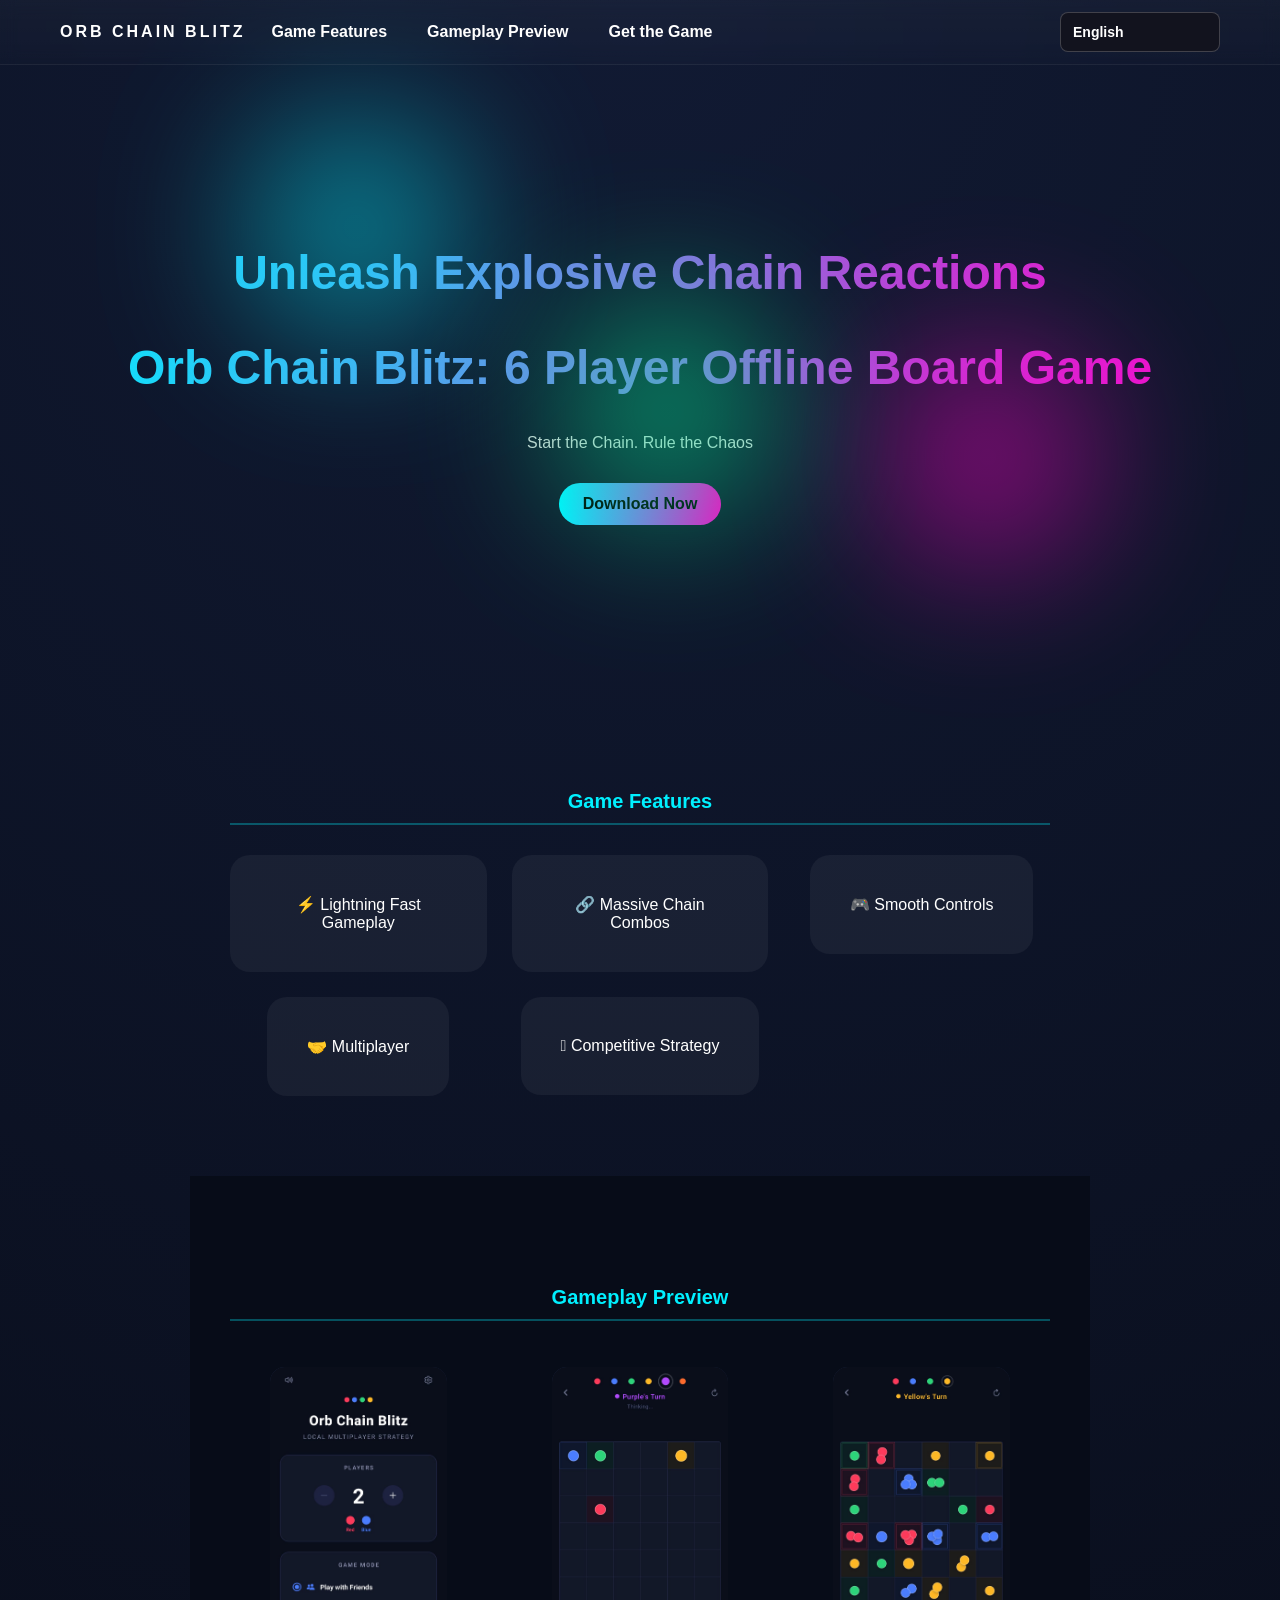
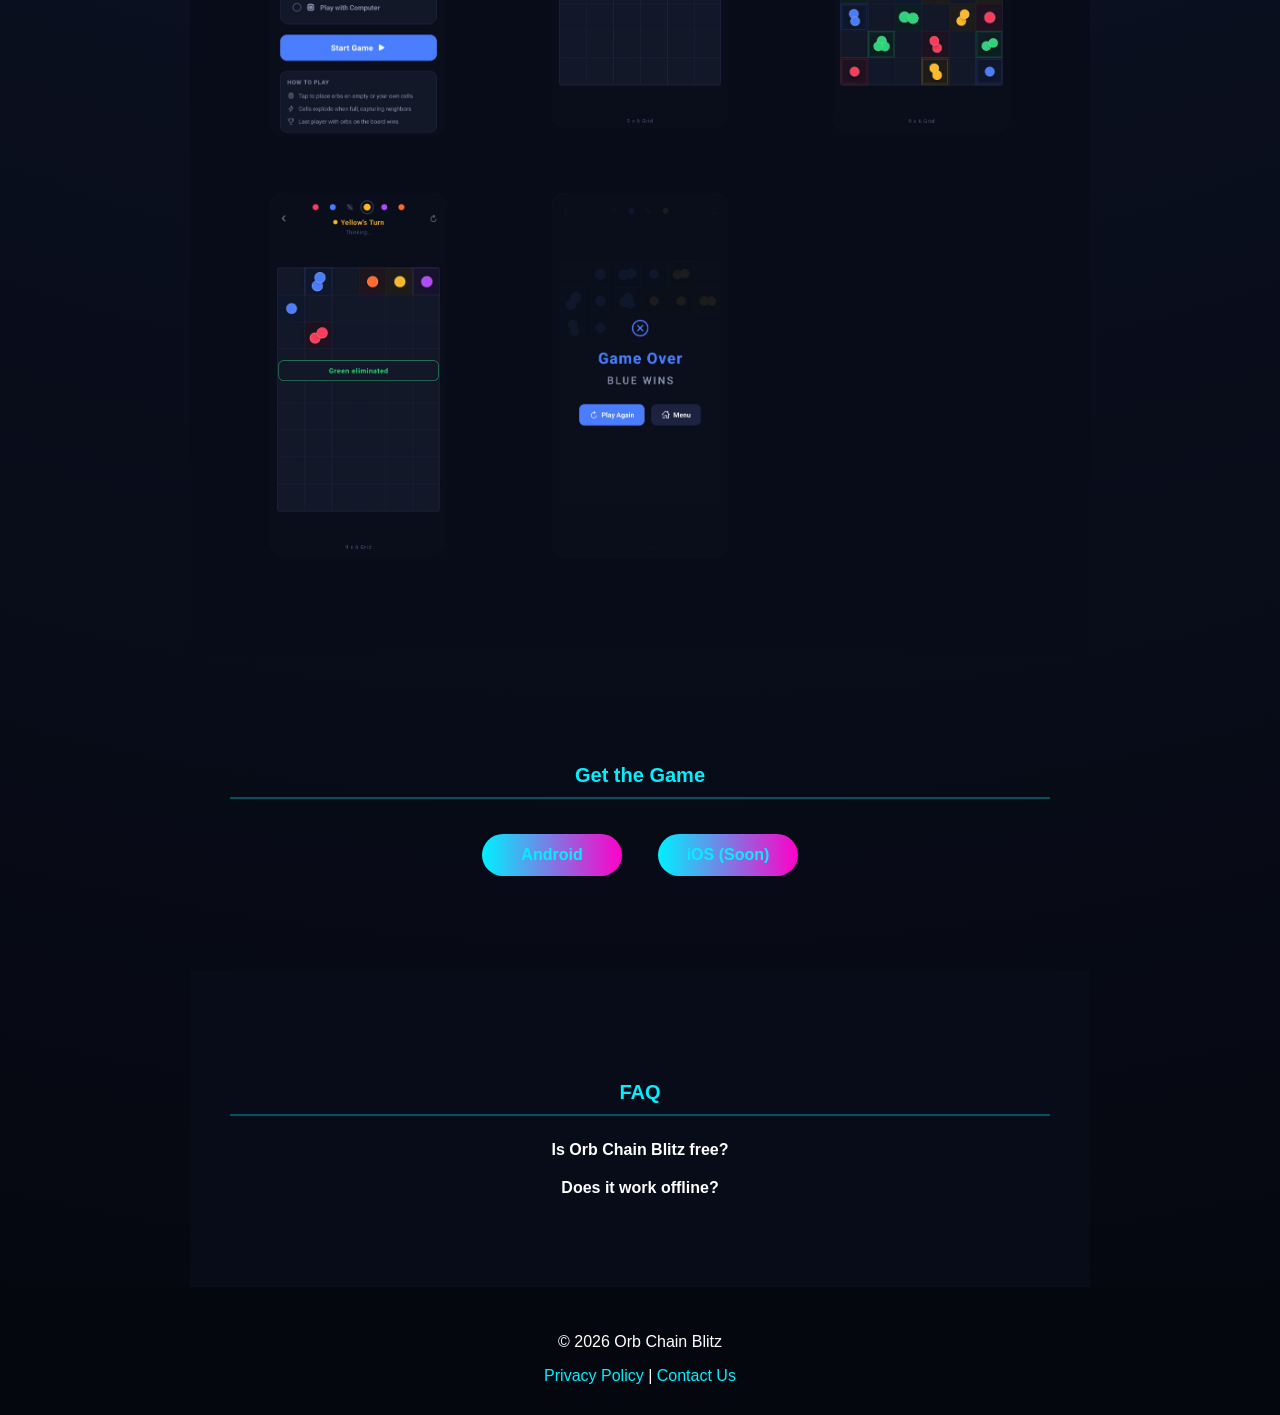
<file: index.html>
<!DOCTYPE html>
<html lang="en">
<head>
  <meta charset="UTF-8">
  <meta name="viewport" content="width=device-width, initial-scale=1.0">
  <title>Orb Chain Blitz</title>
  <link rel="stylesheet" href="style.css">
</head>
<body>

  <header class="site-header glass">
    <div class="container header-inner">
      <div class="logo" data-i18n="header.logo">ORB CHAIN BLITZ</div>

      <nav class="nav-menu" aria-label="Primary">
        <a href="#features" data-i18n="features.title">Features</a>
        <a href="#screenshots" data-i18n="screenshots.title">Screenshots</a>
        <a href="#download" data-i18n="download.title">Download</a>
      </nav>

      <div class="language-switcher">
        <label for="languageSelect" class="visually-hidden" data-i18n="header.langLabel">Language</label>
        <select id="languageSelect" aria-label="Language selector"></select>
      </div>

      <button id="navToggle" class="nav-toggle" aria-label="Toggle navigation" aria-expanded="false">☰</button>
    </div>
  </header>

<section class="hero">
  <div class="hero-content">
    <h1 data-i18n="hero.h1">Unleash Explosive Chain Reactions</h1>
    <h2 data-i18n="hero.h2">Orb Chain Blitz: 6 Player Offline Board Game</h2>
    <p data-i18n="hero.p">Start the Chain. Rule the Chaos</p>
    <div class="hero-buttons">
      <a href="#download" class="btn primary" data-i18n="btn.download">Download Now</a>
    </div>
  </div>

  <div class="glow-orb orb1"></div>
  <div class="glow-orb orb2"></div>
  <div class="glow-orb orb3"></div>
</section>

<section id="features" class="section">
  <h2 data-i18n="features.title">Game Features</h2>
  <div class="grid">
    <div class="card" data-i18n="features.f1">⚡ Lightning Fast Gameplay</div>
    <div class="card" data-i18n="features.f2">🔗 Massive Chain Combos</div>
    <div class="card" data-i18n="features.f3">🎮 Smooth Controls</div>
    <div class="card" data-i18n="features.f4">🤝 Multiplayer</div>
    <div class="card" data-i18n="features.f5">𖡎 Competitive Strategy</div>
  </div>
</section>

<section id="screenshots" class="section dark">
  <h2 data-i18n="screenshots.title">Gameplay Preview</h2>
  <div class="grid">
    <figure class="screenshot">
      <img src="assets/ss1.jpeg" alt="Gameplay screenshot 1" class="screenshot-img" loading="lazy">
    </figure>
    <figure class="screenshot">
      <img src="assets/ss2.jpeg" alt="Gameplay screenshot 2" class="screenshot-img" loading="lazy">
    </figure>
    <figure class="screenshot">
      <img src="assets/ss3.jpeg" alt="Gameplay screenshot 3" class="screenshot-img" loading="lazy">
    </figure>
    <figure class="screenshot">
      <img src="assets/ss4.jpeg" alt="Gameplay screenshot 4" class="screenshot-img" loading="lazy">
    </figure>
    <figure class="screenshot">
      <img src="assets/ss5.jpeg" alt="Gameplay screenshot 4" class="screenshot-img" loading="lazy">
    </figure>
  </div>
</section>

<section id="download" class="section">
  <h2 data-i18n="download.title">Get the Game</h2>
  <div class="download-buttons">
    <a href="#" class="btn primary" data-i18n="download.android">Android</a>
    <a href="#" class="btn primary" data-i18n="download.ios">iOS (Soon)</a>
  </div>
</section>

<section id="faq" class="section dark">
  <h2 data-i18n="faq.title">FAQ</h2>

  <div class="faq-item">
    <div class="faq-question" onclick="toggleFAQ(this)">
      <span data-i18n="faq.q1">Is Orb Chain Blitz free?</span>
    </div>
    <div class="faq-answer">
      <span data-i18n="faq.a1">Yes, the game is free with optional in-app purchases.</span>
    </div>
  </div>

  <div class="faq-item">
    <div class="faq-question" onclick="toggleFAQ(this)">
      <span data-i18n="faq.q2">Does it work offline?</span>
    </div>
    <div class="faq-answer">
      <span data-i18n="faq.a2">Yes, you can enjoy it without internet.</span>
    </div>
  </div>

</section>

<footer>
  <p data-i18n="footer.copy">© 2026 Orb Chain Blitz</p>
  <a href="privacy-policy.html" data-i18n="footer.privacy">Privacy Policy</a> |
  <a href="contact.html" data-i18n="footer.terms">Contact Us</a>
</footer>

<!-- Trailer modal removed -->

<script src="script.js"></script>
</body>
</html>
</file>
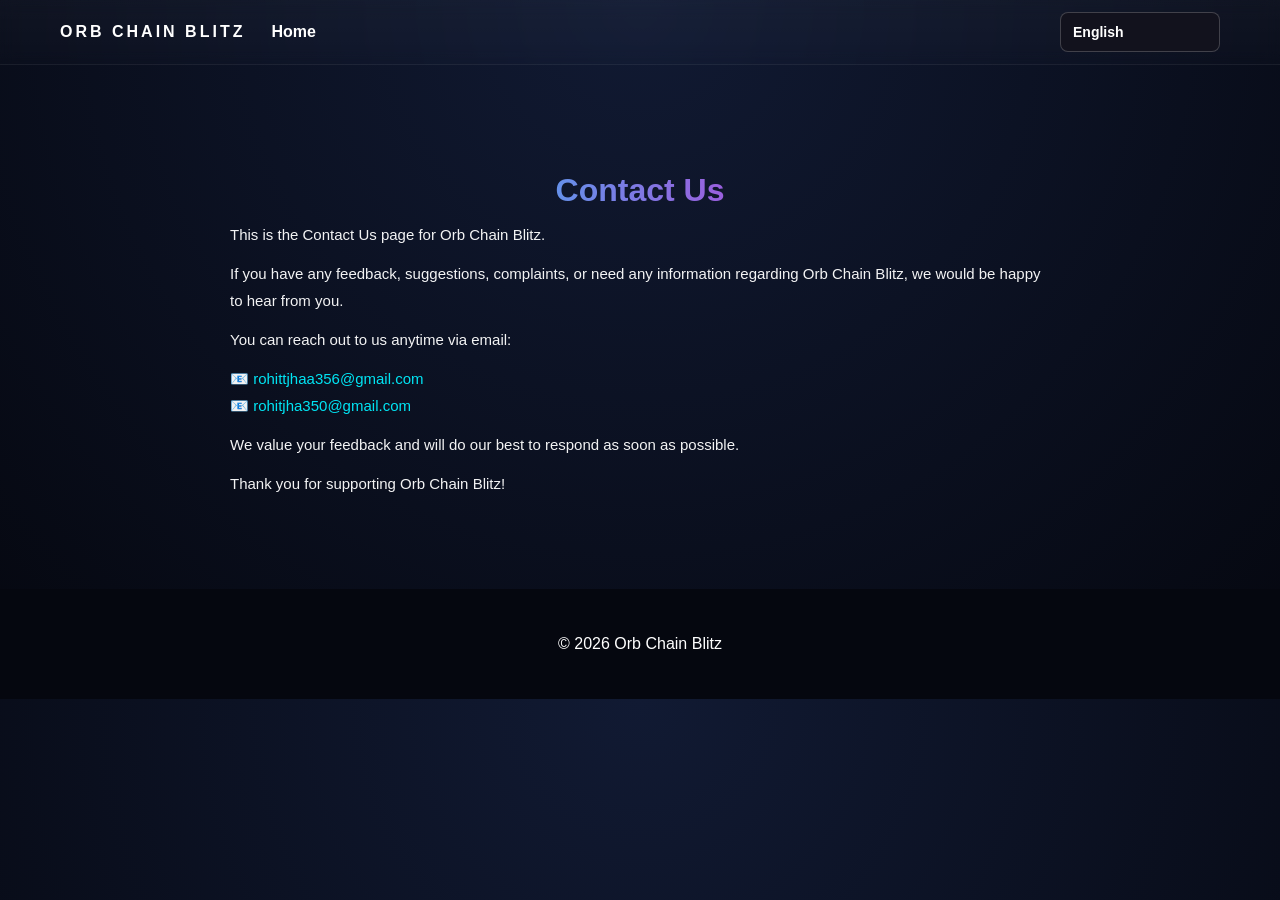
<file: contact.html>
<!DOCTYPE html>
<html lang="en">
<head>
<meta charset="utf-8">
<meta name="viewport" content="width=device-width, initial-scale=1">
<title data-i18n="contact.title">Contact Us</title>
<link rel="stylesheet" href="style.css">
</head>
<body>
	<header class="site-header glass">
		<div class="container header-inner">
			<div class="logo" data-i18n="header.logo">ORB CHAIN BLITZ</div>
			<nav class="nav-menu" aria-label="Primary">
				<a href="index.html" data-i18n="nav.home">Home</a>
			</nav>
			<div class="language-switcher">
				<label for="languageSelect" class="visually-hidden" data-i18n="header.langLabel">Language</label>
				<select id="languageSelect" aria-label="Language selector"></select>
			</div>
			<button id="navToggle" class="nav-toggle" aria-label="Toggle navigation" aria-expanded="false">☰</button>
		</div>
	</header>
<section class="section">
	<h1 data-i18n="contact.title">Contact Us</h1>
	<p data-i18n="contact.p">This is the Contact Us page for Orb Chain Blitz.</p>
	<div class="contact-body" data-i18n="contact.body"></div>
</section>
<footer>
	<p data-i18n="footer.copy">© 2026 Orb Chain Blitz</p>
</footer>
<script src="script.js"></script>
</body>
</html>
</file>
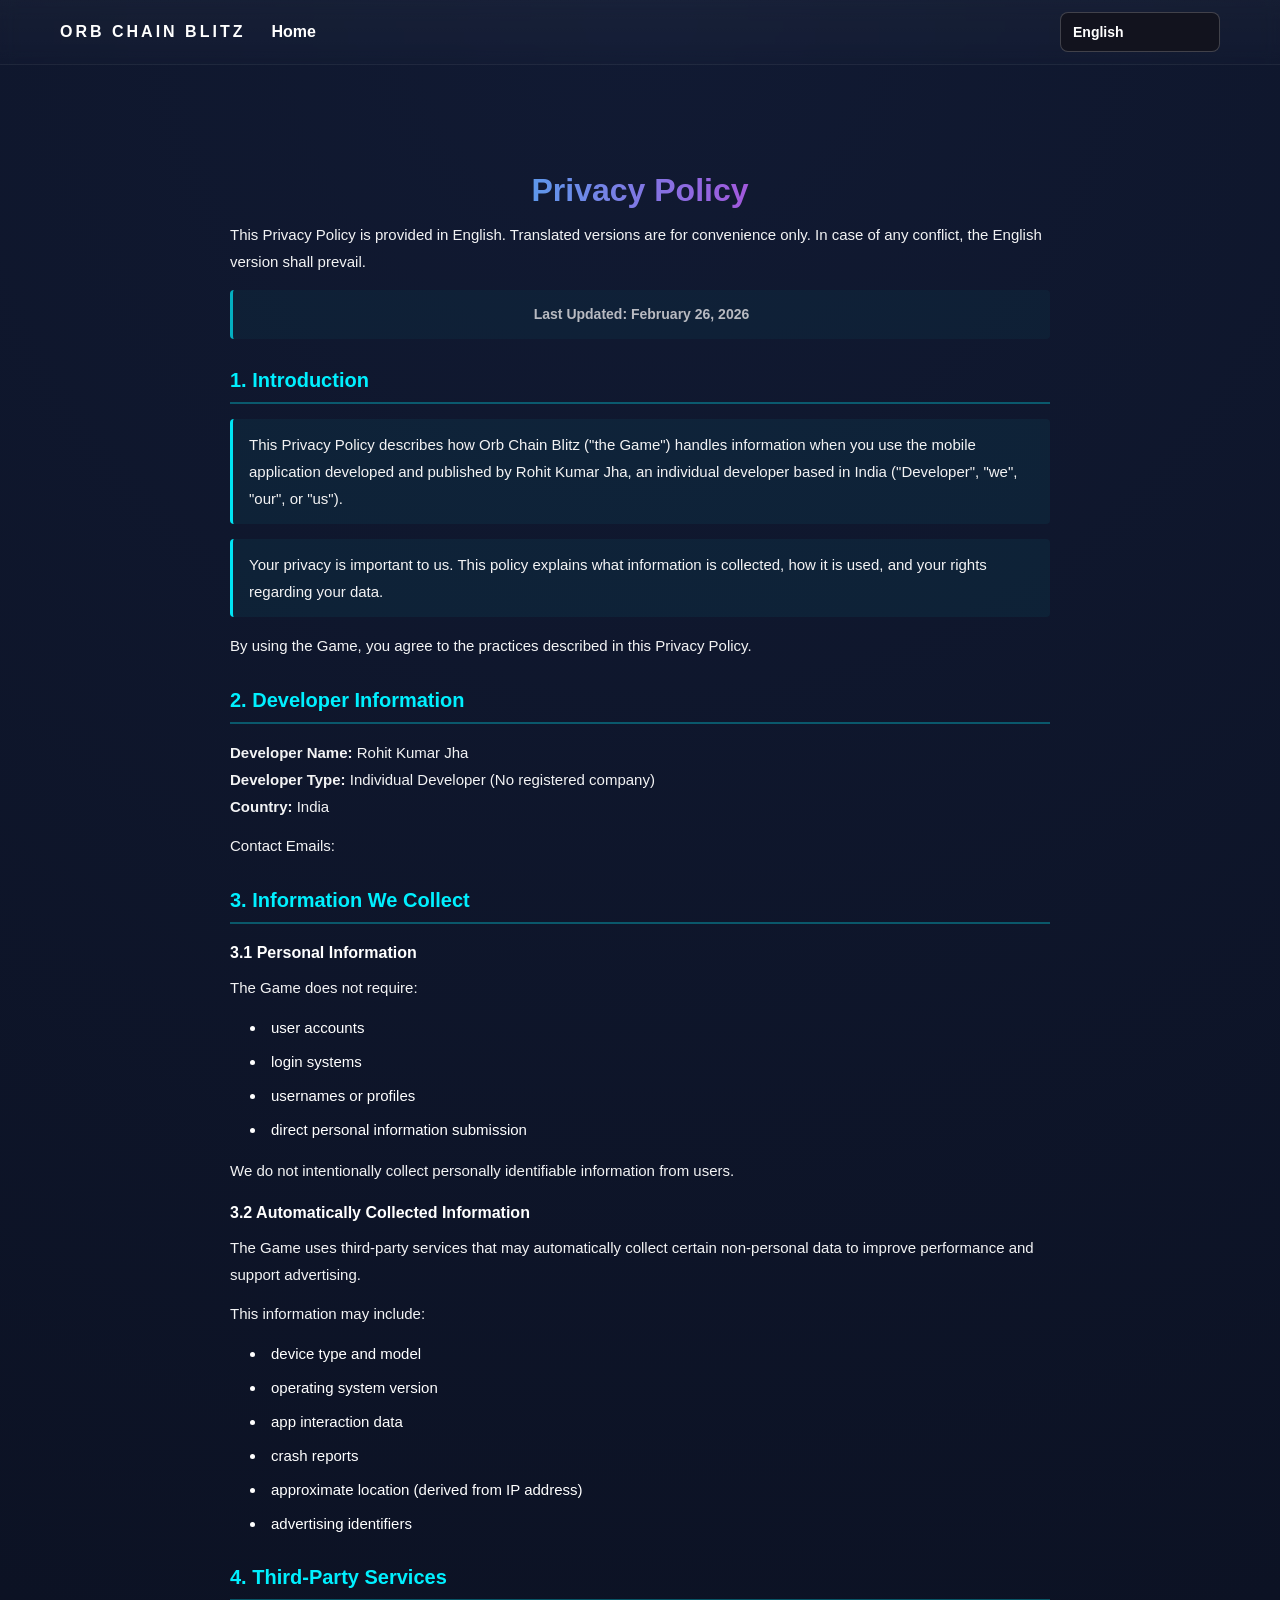
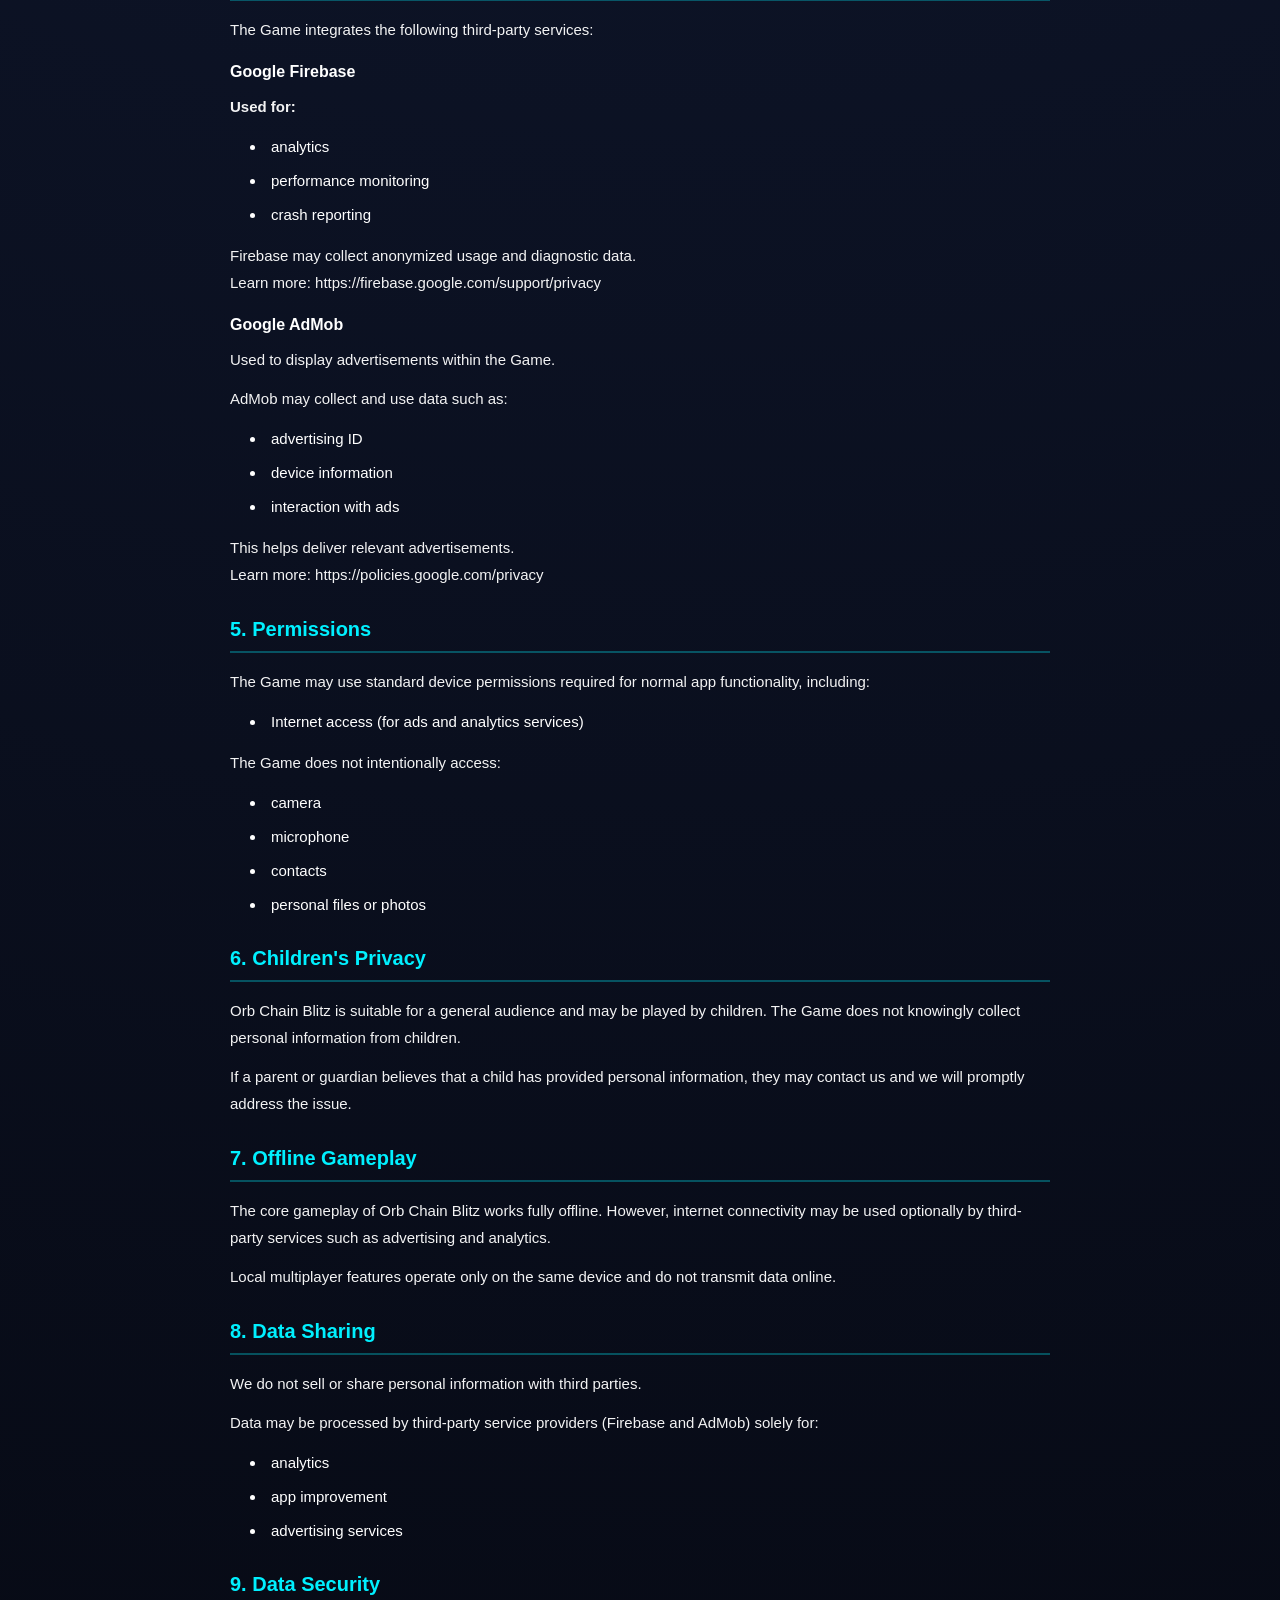
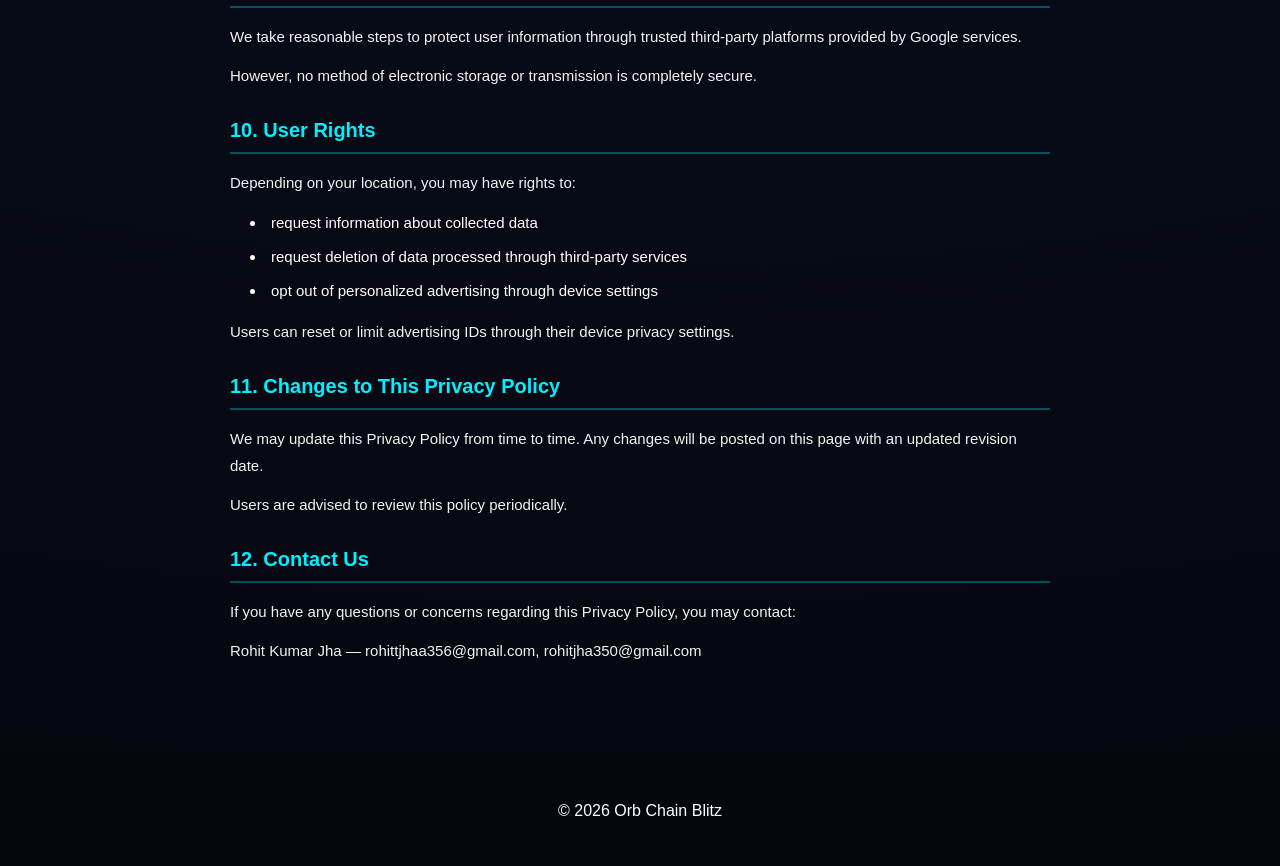
<file: privacy-policy.html>
<!DOCTYPE html>
<html lang="en">
<head>
<meta charset="UTF-8">
<meta name="viewport" content="width=device-width, initial-scale=1.0">
<title data-i18n="privacy.title">Privacy Policy</title>
<link rel="stylesheet" href="style.css">
</head>
<body>
	<header class="site-header glass">
		<div class="container header-inner">
			<div class="logo" data-i18n="header.logo">ORB CHAIN BLITZ</div>
			<nav class="nav-menu" aria-label="Primary">
				<a href="index.html" data-i18n="nav.home">Home</a>
			</nav>
			<div class="language-switcher">
				<label for="languageSelect" class="visually-hidden" data-i18n="header.langLabel">Language</label>
				<select id="languageSelect" aria-label="Language selector"></select>
			</div>
			<button id="navToggle" class="nav-toggle" aria-label="Toggle navigation" aria-expanded="false">☰</button>
		</div>
	</header>
<section class="section">
<h1 data-i18n="privacy.title">Privacy Policy</h1>
<p class="policy-disclaimer">This Privacy Policy is provided in English. Translated versions are for convenience only. In case of any conflict, the English version shall prevail.</p>
<p style="text-align: center; font-size: 14px; opacity: 0.7; margin-bottom: 30px;"><strong data-i18n="privacy.lastUpdated">Last Updated: February 26, 2026</strong></p>

<h2 data-i18n="privacy.intro.title">1. Introduction</h2>
<p data-i18n="privacy.intro.p1">This Privacy Policy describes how Orb Chain Blitz ("the Game") handles information when you use the mobile application developed and published by Rohit Kumar Jha, an individual developer based in India ("Developer", "we", "our", or "us").</p>
<p data-i18n="privacy.intro.p2">Your privacy is important to us. This policy explains what information is collected, how it is used, and your rights regarding your data.</p>
<p data-i18n="privacy.intro.p3">By using the Game, you agree to the practices described in this Privacy Policy.</p>

<h2 data-i18n="privacy.dev.title">2. Developer Information</h2>
<p data-i18n="privacy.dev.p1"><strong data-i18n="privacy.dev.nameLabel">Developer Name:</strong> Rohit Kumar Jha<br>
<strong data-i18n="privacy.dev.typeLabel">Developer Type:</strong> Individual Developer (No registered company)<br>
<strong data-i18n="privacy.dev.countryLabel">Country:</strong> India</p>
<p data-i18n="privacy.dev.contactLabel"><strong>Contact Emails:</strong><br>
rohittjhaa356@gmail.com<br>
rohitjha350@gmail.com</p>

<h2 data-i18n="privacy.collect.title">3. Information We Collect</h2>
<h3 data-i18n="privacy.collect.personal.title">3.1 Personal Information</h3>
<p data-i18n="privacy.collect.personal.p1">The Game does not require:</p>
<ul>
<li data-i18n="privacy.collect.personal.li1">user accounts</li>
<li data-i18n="privacy.collect.personal.li2">login systems</li>
<li data-i18n="privacy.collect.personal.li3">usernames or profiles</li>
<li data-i18n="privacy.collect.personal.li4">direct personal information submission</li>
</ul>
<p data-i18n="privacy.collect.personal.p2">We do not intentionally collect personally identifiable information from users.</p>

<h3 data-i18n="privacy.collect.auto.title">3.2 Automatically Collected Information</h3>
<p data-i18n="privacy.collect.auto.p1">The Game uses third-party services that may automatically collect certain non-personal data to improve performance and support advertising.</p>
<p data-i18n="privacy.collect.auto.p2">This information may include:</p>
<ul>
<li data-i18n="privacy.collect.auto.li1">device type and model</li>
<li data-i18n="privacy.collect.auto.li2">operating system version</li>
<li data-i18n="privacy.collect.auto.li3">app interaction data</li>
<li data-i18n="privacy.collect.auto.li4">crash reports</li>
<li data-i18n="privacy.collect.auto.li5">approximate location (derived from IP address)</li>
<li data-i18n="privacy.collect.auto.li6">advertising identifiers</li>
</ul>

<h2 data-i18n="privacy.third.title">4. Third-Party Services</h2>
<p data-i18n="privacy.third.p1">The Game integrates the following third-party services:</p>

<h3 data-i18n="privacy.firebase.title">Google Firebase</h3>
<p data-i18n="privacy.firebase.p1"><strong data-i18n="privacy.firebase.usedFor">Used for:</strong></p>
<ul>
<li data-i18n="privacy.firebase.li1">analytics</li>
<li data-i18n="privacy.firebase.li2">performance monitoring</li>
<li data-i18n="privacy.firebase.li3">crash reporting</li>
</ul>
<p data-i18n="privacy.firebase.p2">Firebase may collect anonymized usage and diagnostic data.<br>
Learn more: <a href="https://firebase.google.com/support/privacy">https://firebase.google.com/support/privacy</a></p>

<h3 data-i18n="privacy.admob.title">Google AdMob</h3>
<p data-i18n="privacy.admob.p1">Used to display advertisements within the Game.</p>
<p data-i18n="privacy.admob.p2">AdMob may collect and use data such as:</p>
<ul>
<li data-i18n="privacy.admob.li1">advertising ID</li>
<li data-i18n="privacy.admob.li2">device information</li>
<li data-i18n="privacy.admob.li3">interaction with ads</li>
</ul>
<p data-i18n="privacy.admob.p3">This helps deliver relevant advertisements.<br>
Learn more: <a href="https://policies.google.com/privacy">https://policies.google.com/privacy</a></p>

<h2 data-i18n="privacy.permissions.title">5. Permissions</h2>
<p data-i18n="privacy.permissions.p1">The Game may use standard device permissions required for normal app functionality, including:</p>
<ul>
<li data-i18n="privacy.permissions.li1">Internet access (for ads and analytics services)</li>
</ul>
<p data-i18n="privacy.permissions.p2">The Game does not intentionally access:</p>
<ul>
<li data-i18n="privacy.permissions.li2">camera</li>
<li data-i18n="privacy.permissions.li3">microphone</li>
<li data-i18n="privacy.permissions.li4">contacts</li>
<li data-i18n="privacy.permissions.li5">personal files or photos</li>
</ul>

<h2 data-i18n="privacy.children.title">6. Children's Privacy</h2>
<p data-i18n="privacy.children.p1">Orb Chain Blitz is suitable for a general audience and may be played by children.<br>
The Game does not knowingly collect personal information from children.</p>
<p data-i18n="privacy.children.p2">If a parent or guardian believes that a child has provided personal information, they may contact us and we will promptly address the issue.</p>

<h2 data-i18n="privacy.offline.title">7. Offline Gameplay</h2>
<p data-i18n="privacy.offline.p1">The core gameplay of Orb Chain Blitz works fully offline.<br>
However, internet connectivity may be used optionally by third-party services such as advertising and analytics.</p>
<p data-i18n="privacy.offline.p2">Local multiplayer features operate only on the same device and do not transmit data online.</p>

<h2 data-i18n="privacy.sharing.title">8. Data Sharing</h2>
<p data-i18n="privacy.sharing.p1">We do not sell or share personal information with third parties.</p>
<p data-i18n="privacy.sharing.p2">Data may be processed by third-party service providers (Firebase and AdMob) solely for:</p>
<ul>
<li data-i18n="privacy.sharing.li1">analytics</li>
<li data-i18n="privacy.sharing.li2">app improvement</li>
<li data-i18n="privacy.sharing.li3">advertising services</li>
</ul>

<h2 data-i18n="privacy.security.title">9. Data Security</h2>
<p data-i18n="privacy.security.p1">We take reasonable steps to protect user information through trusted third-party platforms provided by Google services.</p>
<p data-i18n="privacy.security.p2">However, no method of electronic storage or transmission is completely secure.</p>

<h2 data-i18n="privacy.rights.title">10. User Rights</h2>
<p data-i18n="privacy.rights.p1">Depending on your location, you may have rights to:</p>
<ul>
<li data-i18n="privacy.rights.li1">request information about collected data</li>
<li data-i18n="privacy.rights.li2">request deletion of data processed through third-party services</li>
<li data-i18n="privacy.rights.li3">opt out of personalized advertising through device settings</li>
</ul>
<p data-i18n="privacy.rights.p2">Users can reset or limit advertising IDs through their device privacy settings.</p>

<h2 data-i18n="privacy.changes.title">11. Changes to This Privacy Policy</h2>
<p data-i18n="privacy.changes.p1">We may update this Privacy Policy from time to time.<br>
Any changes will be posted on this page with an updated revision date.</p>
<p data-i18n="privacy.changes.p2">Users are advised to review this policy periodically.</p>

<h2 data-i18n="privacy.contact.title">12. Contact Us</h2>
<p data-i18n="privacy.contact.p1">If you have any questions or concerns regarding this Privacy Policy, you may contact:</p>
<p data-i18n="privacy.contact.p2"><strong>Rohit Kumar Jha</strong><br>
📧 <a href="mailto:rohittjhaa356@gmail.com">rohittjhaa356@gmail.com</a><br>
📧 <a href="mailto:rohitjha350@gmail.com">rohitjha350@gmail.com</a></p>
</section>
<footer>
	<p data-i18n="footer.copy">© 2026 Orb Chain Blitz</p>
</footer>
<script src="script.js"></script>
</body>
</html>
</file>
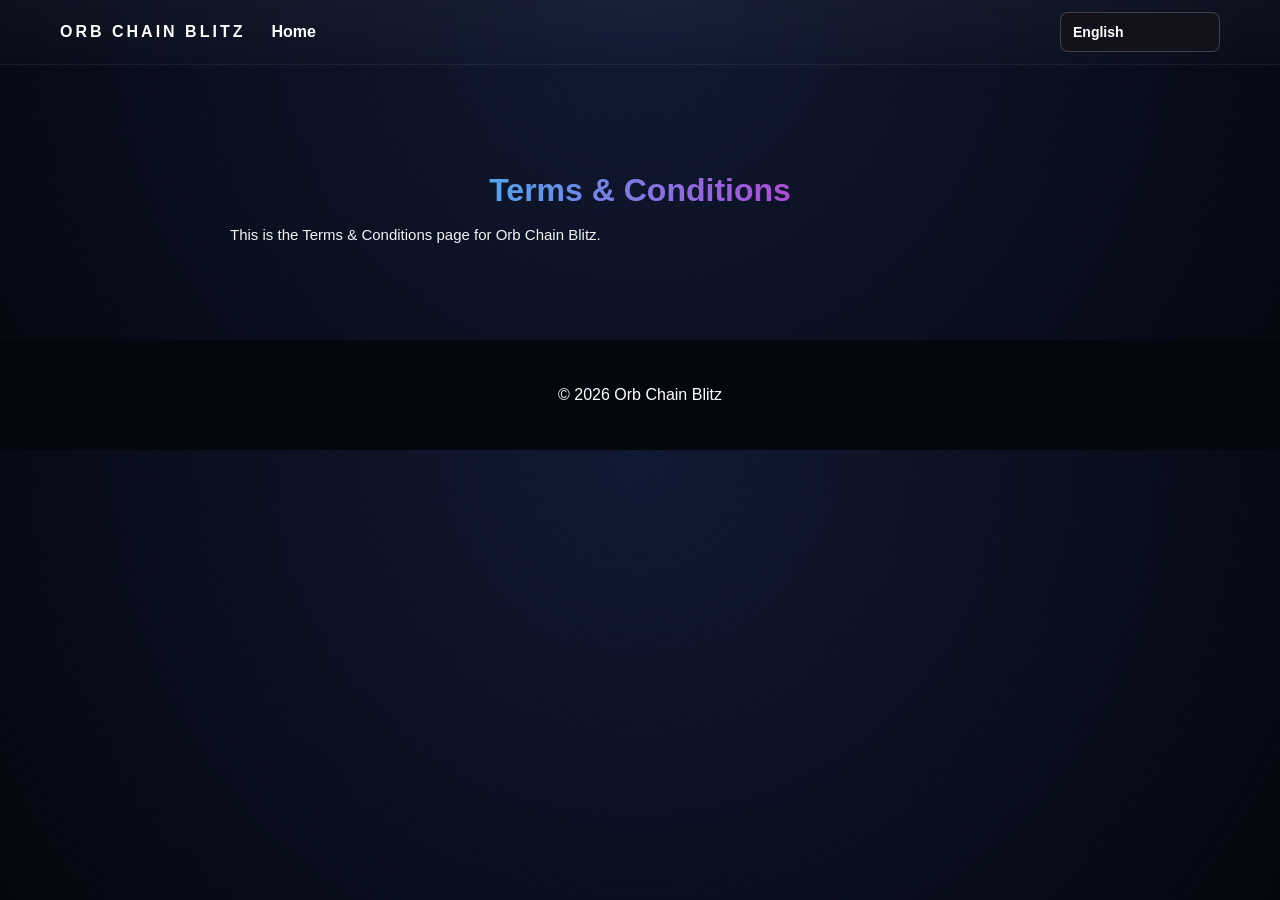
<file: terms.html>
<!DOCTYPE html>
<html lang="en">
<head>
<meta charset="utf-8">
<meta name="viewport" content="width=device-width, initial-scale=1">
<title data-i18n="terms.title">Terms & Conditions</title>
<link rel="stylesheet" href="style.css">
</head>
<body>
	<header class="site-header glass">
		<div class="container header-inner">
			<div class="logo" data-i18n="header.logo">ORB CHAIN BLITZ</div>
			<nav class="nav-menu" aria-label="Primary">
				<a href="index.html" data-i18n="nav.home">Home</a>
			</nav>
			<div class="language-switcher">
				<label for="languageSelect" class="visually-hidden" data-i18n="header.langLabel">Language</label>
				<select id="languageSelect" aria-label="Language selector"></select>
			</div>
			<button id="navToggle" class="nav-toggle" aria-label="Toggle navigation" aria-expanded="false">☰</button>
		</div>
	</header>
<section class="section">
	<h1 data-i18n="terms.title">Terms & Conditions</h1>
	<p data-i18n="terms.p">This is the Terms & Conditions page for Orb Chain Blitz.</p>
</section>
<footer>
	<p data-i18n="footer.copy">© 2026 Orb Chain Blitz</p>
</footer>
<script src="script.js"></script>
</body>
</html>
</file>
<file: style.css>
:root {
  --primary: #00f0ff;
  --accent: #ff00c8;
  --text: #ffffff;
  --glass: rgba(255,255,255,0.05);
}

* {
  box-sizing: border-box;
}

body {
  margin: 0;
  font-family: Arial, sans-serif;
  background: radial-gradient(circle at top, #111a33, #05070f);
  color: var(--text);
  overflow-x: hidden;
}

/* HEADER */

.site-header {
  position: sticky;
  top: 0;
  z-index: 1000;
  backdrop-filter: blur(8px);
  background: linear-gradient(180deg, rgba(255,255,255,0.03), rgba(255,255,255,0.01));
  border-bottom: 1px solid rgba(255,255,255,0.04);
}

.header-inner {
  max-width: 1200px;
  margin: 0 auto;
  display: flex;
  align-items: center;
  justify-content: space-between;
  gap: 16px;
  padding: 12px 20px;
}


.language-switcher {
  margin-left: auto;
  display: flex;
  align-items: center;
  position: relative;
  z-index: 1200;
}

/* Fixed-size, dark themed select to avoid native mobile UI stretching */
.language-switcher select {
  width: 160px;
  height: 40px;
  max-height: 40px;
  padding: 8px 12px;
  border-radius: 8px;
  border: 1px solid rgba(255,255,255,0.2);
  background: rgba(20,20,30,0.95);
  color: #fff;
  font-size: 14px;
  font-weight: 700;
  cursor: pointer;
  -webkit-appearance: none;
  -moz-appearance: none;
  appearance: none;
  overflow: hidden;
  transition: transform 140ms ease, box-shadow 140ms ease;
}

.language-switcher select:focus {
  transform: translateY(-2px);
  box-shadow: 0 6px 18px rgba(0,0,0,0.45), 0 0 0 3px rgba(0,240,255,0.06);
  outline: none;
}

/* Option list styling (note: mobile OS may override native UI) */
.language-switcher select option {
  background: #111;
  color: #fff;
}

.lang-select select:focus {
  outline: 2px solid rgba(0,240,255,0.14);
  outline-offset: 2px;
}

.visually-hidden {
  position: absolute !important;
  height: 1px; width: 1px; overflow: hidden;
  clip: rect(1px, 1px, 1px, 1px); white-space: nowrap;
}

/* RTL support */
.nav-menu {
  display: flex;
  gap: 20px;
  align-items: center;
}

.nav-menu a {
  color: var(--text);
  text-decoration: none;
  padding: 8px 10px;
  border-radius: 8px;
  font-weight: 600;
  transition: background 160ms ease, transform 120ms ease;
}

.nav-menu a:hover {
  background: rgba(0,240,255,0.06);
  transform: translateY(-2px);
}

.nav-toggle {
  display: none;
  background: transparent;
  border: none;
  color: var(--text);
  font-size: 20px;
  padding: 6px 10px;
  border-radius: 8px;
}

/* Ensure header doesn't overlap content: add top padding to main */
main { padding-top: 24px; }

html[dir="rtl"] {
  direction: rtl;
}

html[dir="rtl"] .language-switcher { margin-left: 0; margin-right: auto; }

.logo {
  font-weight: bold;
  letter-spacing: 3px;
}

/* HERO */

.hero {
  text-align: center;
  padding: 140px 20px;
  position: relative;
}

.hero h1 {
  font-size: 48px;
  background: linear-gradient(90deg, var(--primary), var(--accent));
  -webkit-background-clip: text;
  -webkit-text-fill-color: transparent;
}

.hero h2 {
  font-size: 48px;
  background: linear-gradient(90deg, var(--primary), var(--accent));
  -webkit-background-clip: text;
  -webkit-text-fill-color: transparent;
}

.hero p {
  opacity: 0.8;
  margin-top: 10px;
}

/* BUTTONS */

.btn {
  padding: 12px 24px;
  margin: 15px 10px;
  border-radius: 30px;
  border: none;
  cursor: pointer;
  text-decoration: none;
  font-weight: bold;
  transition: 0.3s;
  display: inline-block;
}

.primary {
  background: linear-gradient(90deg, var(--primary), var(--accent));
  color: black;
}

.primary:hover {
  transform: scale(1.05);
}

.secondary {
  border: 2px solid var(--primary);
  background: transparent;
  color: var(--primary);
}

/* SECTIONS */

.section {
  padding: 80px 40px;
  max-width: 900px;
  margin: 0 auto;
  text-align: left;
}

.section h1 {
  text-align: center;
  font-size: 32px;
  margin-bottom: 10px;
  background: linear-gradient(90deg, var(--primary), var(--accent));
  -webkit-background-clip: text;
  -webkit-text-fill-color: transparent;
}

.section h2 {
  font-size: 20px;
  font-weight: bold;
  margin-top: 30px;
  margin-bottom: 15px;
  color: var(--primary);
  border-bottom: 2px solid rgba(0, 240, 255, 0.3);
  padding-bottom: 10px;
}

.section h3 {
  font-size: 16px;
  font-weight: 600;
  margin-top: 20px;
  margin-bottom: 10px;
  color: var(--text);
}

.section p {
  font-size: 15px;
  line-height: 1.8;
  margin: 12px 0;
  opacity: 0.95;
}

.section ul {
  list-style-position: inside;
  margin: 15px 0 15px 20px;
  padding: 0;
}

.section li {
  margin: 10px 0;
  font-size: 15px;
  line-height: 1.6;
}

.section a {
  color: var(--primary);
  text-decoration: none;
  transition: 0.2s;
}

.section a:hover {
  text-decoration: underline;
  opacity: 0.8;
}

.dark {
  background: #070c18;
}

.grid {
  display: grid;
  grid-template-columns: repeat(auto-fit, minmax(220px, 1fr));
  gap: 25px;
  margin-top: 30px;
}

/* Centered layout for specific sections */
#features,
#screenshots,
#faq {
  text-align: center;
}

/* Center grid items inside the featured/screenshot sections */
#features .grid,
#screenshots .grid {
  justify-items: center;
  align-items: start;
}

.card {
  background: var(--glass);
  padding: 40px;
  border-radius: 20px;
  transition: 0.3s;
}

/* Make card contents centered when inside features */
#features .card {
  text-align: center;
}

/* Download section: center buttons and make options responsive */
#download {
  text-align: center;
}

.download-buttons {
  display: flex;
  justify-content: center;
  gap: 16px;
  align-items: center;
  margin-top: 20px;
  flex-wrap: wrap;
}

.download-buttons .btn {
  min-width: 140px;
  padding: 12px 22px;
  text-align: center;
}

.card:hover {
  transform: translateY(-8px);
  box-shadow: 0 0 25px var(--primary);
}

.screenshot {
  border-radius: 15px;
  overflow: hidden;
  background: linear-gradient(135deg, #1c2747, #0d1225);
  display: flex;
  align-items: center;
  justify-content: center;
}

.screenshot-img {
  display: block;
  max-width: 100%;
  height: auto;
  width: auto;
  object-fit: contain;
}

/* Ensure grid items don't force a fixed height and images keep aspect ratio */
.grid .screenshot { min-height: 120px; }

/* FOOTER */

footer {
  text-align: center;
  padding: 30px;
  background: #05070f;
}

footer a {
  color: var(--primary);
  text-decoration: none;
}

/* DEVELOPER INFO BOX */

.section > p:nth-of-type(2),
.section > p:nth-of-type(3),
.section > p:nth-of-type(4) {
  background: rgba(0, 240, 255, 0.05);
  padding: 12px 16px;
  border-left: 3px solid var(--primary);
  margin: 15px 0;
  border-radius: 4px;
}

/* GLOW ORBS */

.glow-orb {
  position: absolute;
  width: 200px;
  height: 200px;
  border-radius: 50%;
  filter: blur(80px);
  opacity: 0.6;
}

.orb1 { background: var(--primary); top: 10%; left: 20%; }
.orb2 { background: var(--accent); bottom: 20%; right: 15%; }
.orb3 { background: #00ff9f; top: 40%; right: 40%; }

/* FAQ */

.faq-answer {
  display: none;
  margin-top: 10px;
  opacity: 0.8;
}

/* Center FAQ items and make questions clearly centered */
#faq .faq-item {
  text-align: center;
}

#faq .faq-question {
  cursor: pointer;
  font-weight: 600;
  display: inline-block;
  padding: 10px 16px;
  border-radius: 8px;
}

#faq .faq-answer {
  text-align: center;
  max-width: 760px;
  margin-left: auto;
  margin-right: auto;
}
/* Trailer modal styles removed */

/* RESPONSIVE */

@media (max-width: 768px) {
  .hero h1 {
    font-size: 32px;
  }
  .hero h2 {
    font-size: 28px;
  }
  
  header {
    padding: 15px 20px;
  }
  
  .logo {
    font-size: 18px;
    letter-spacing: 2px;
  }
  
  .section {
    padding: 40px 20px;
    max-width: 100%;
  }
  
  .section h1 {
    font-size: 26px;
    margin-bottom: 15px;
  }
  
  .section h2 {
    font-size: 18px;
    margin-top: 25px;
  }
  
  .section h3 {
    font-size: 15px;
  }
  
  .section p {
    font-size: 14px;
    line-height: 1.7;
  }

  .nav-menu {
    display: none;
    position: absolute;
    left: 0;
    right: 0;
    top: 100%;
    background: rgba(5,7,15,0.95);
    flex-direction: column;
    gap: 0;
    padding: 10px 16px;
    border-bottom-left-radius: 10px;
    border-bottom-right-radius: 10px;
  }

  .nav-menu.open {
    display: flex;
  }

  .nav-toggle { display: inline-block; }

  .language-switcher select { min-width: 120px; }
  
  .section ul {
    margin: 12px 0 12px 25px;
  }
  
  .section li {
    font-size: 14px;
  }
}

@media (max-width: 480px) {
  .hero h1 {
    font-size: 24px;
  }
  
  .hero h2 {
    font-size: 20px;
  }
  
  .section {
    padding: 25px 15px;
    max-width: 100%;
  }
  
  .section h1 {
    font-size: 22px;
    margin-bottom: 12px;
  }
  
  .section h2 {
    font-size: 16px;
    margin-top: 20px;
    margin-bottom: 12px;
  }
  
  .section h3 {
    font-size: 14px;
  }
  
  .section p {
    font-size: 13px;
    line-height: 1.6;
    margin: 10px 0;
  }
  
  .section ul {
    margin: 10px 0 10px 20px;
    padding-left: 5px;
  }
  
  .section li {
    font-size: 13px;
    margin: 8px 0;
  }
  
  header {
    padding: 12px 15px;
  }
  
  .logo {
    font-size: 16px;
  }
  
  .btn {
    padding: 10px 20px;
    margin: 10px 5px;
    font-size: 14px;
  }
}
}
</file>
